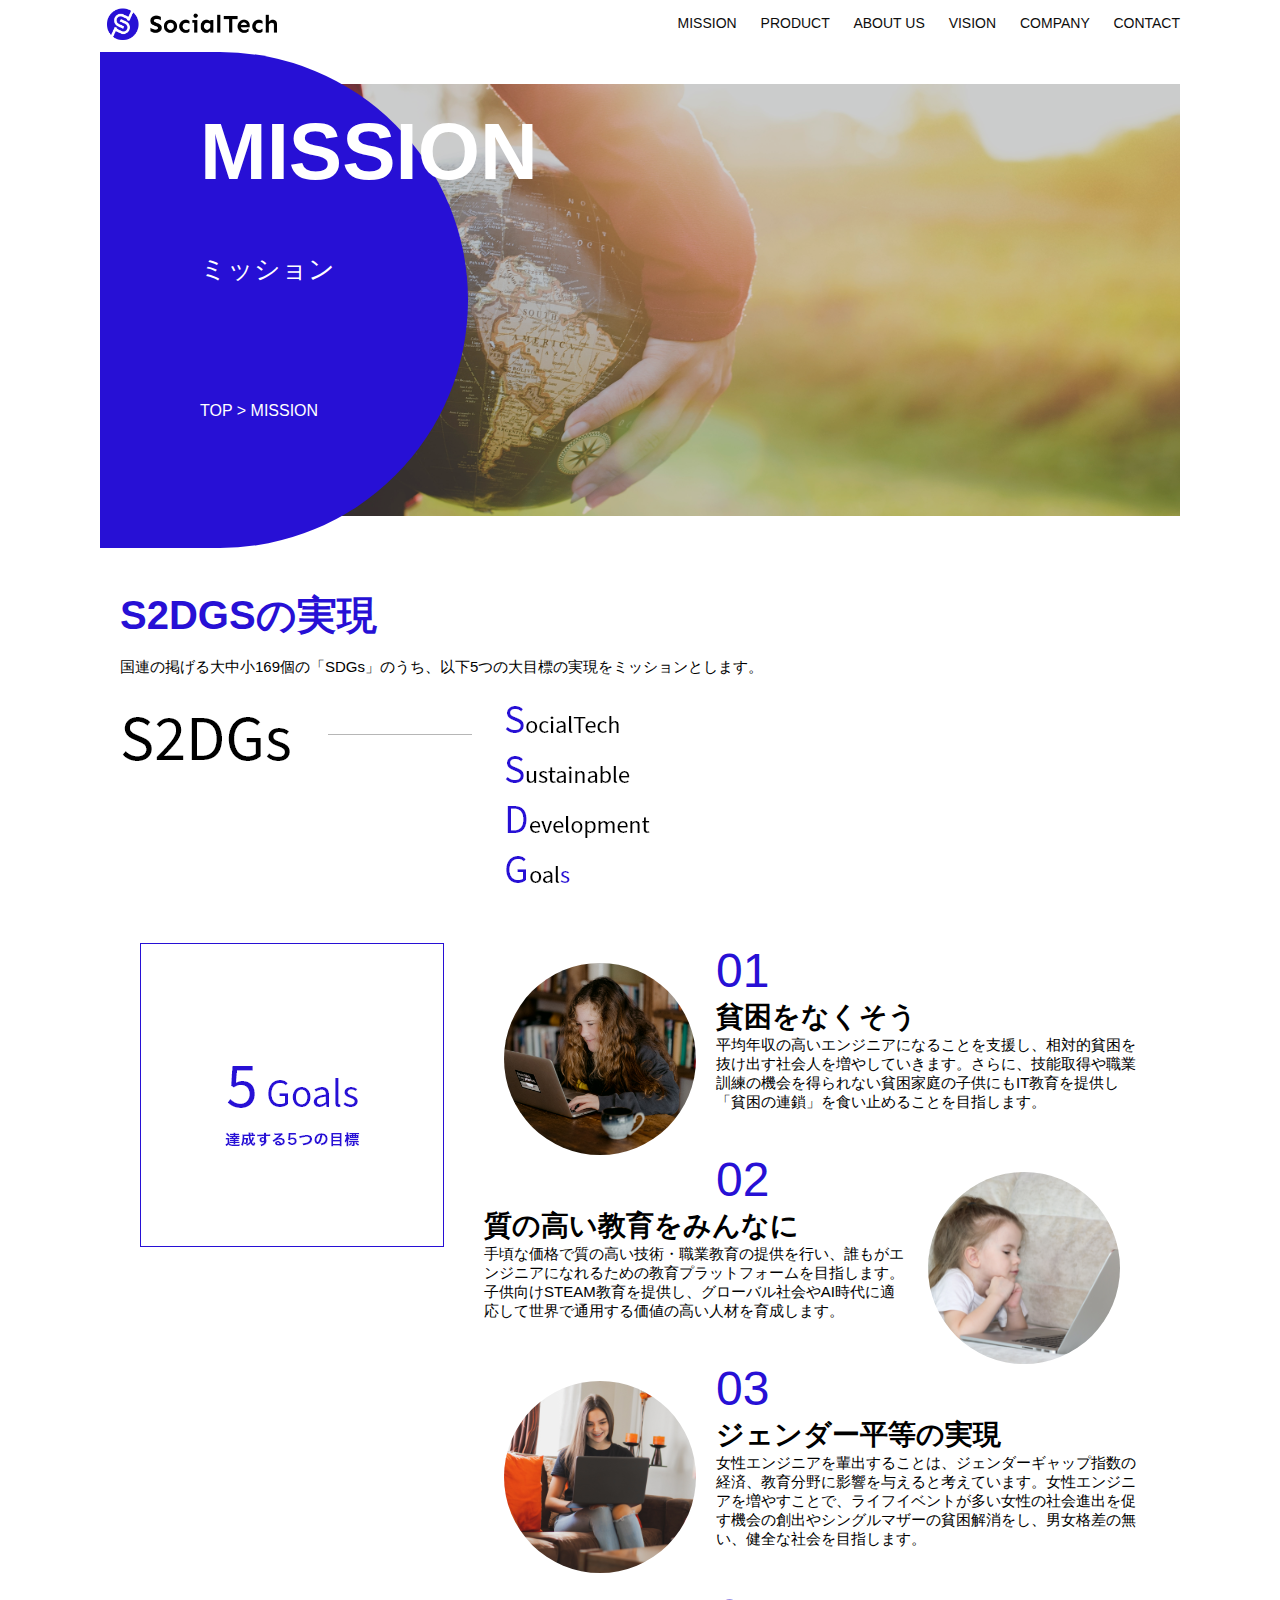
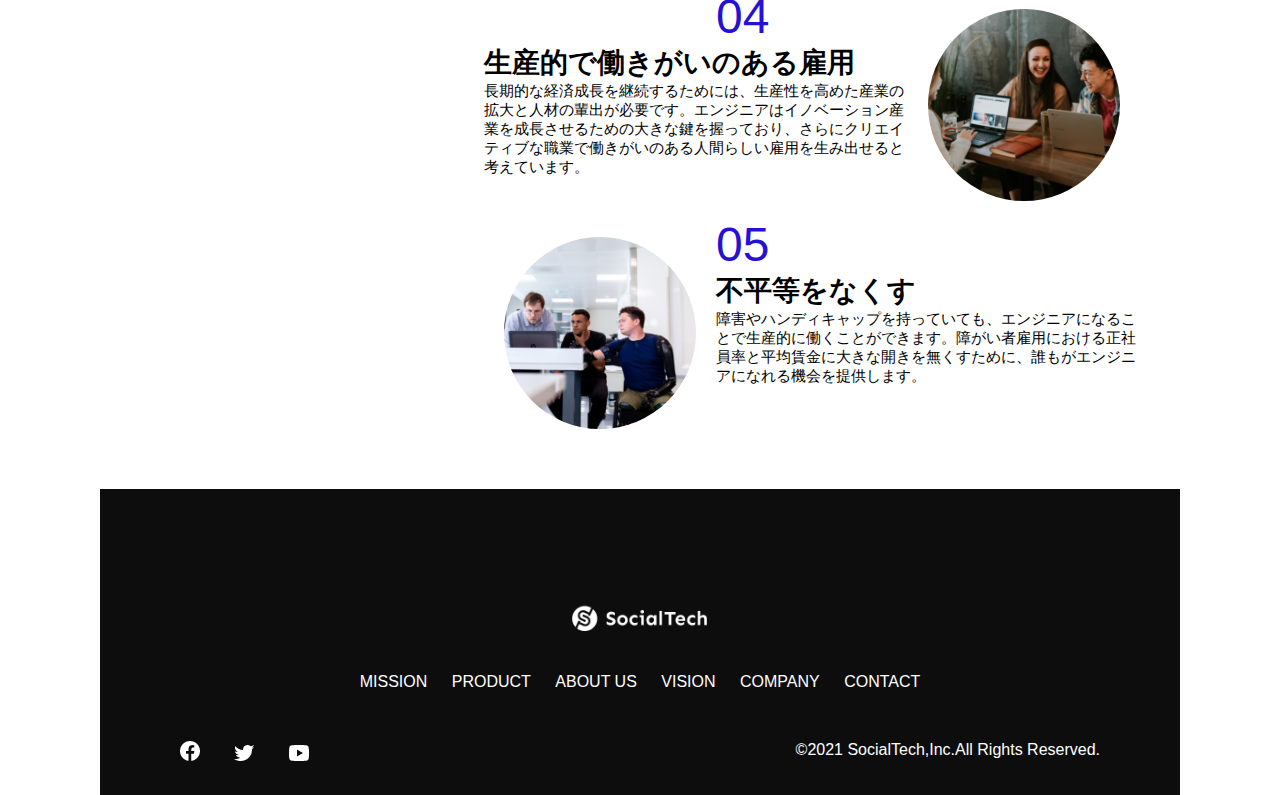
<file: mission.html>
<!DOCTYPE html>
<html>
<head>
    <title>SocialTech - MISSION ミッション - </title>
    <meta charset="UTF-8">
    <meta name="description" content="SocialTechが目指す5つの目標(S2GDs)を紹介します">
    <meta name="viewport" content="width=device-width,initial-scale=1.0">
    <link rel="stylesheet" href="style.css">
</head>

<body>
    <!-- ヘッダー -->
    <header>
        <!-- ロゴ -->
        <a href="index.html" id="logo"><img src="images/logo.png" alt="トップページへ戻る"/></a>

        <!-- PC用ナビゲーション -->
        <nav id="nav-pc">
            <a href="mission.html">MISSION</a>
            <a href="product.html">PRODUCT</a>
            <a href="index.html#aboutus">ABOUT US</a>
            <a href="index.html#vision">VISION</a>
            <a href="index.html#company">COMPANY</a>
            <a href="index.html#contact">CONTACT</a>
        </nav>

        <!-- スマホ用メニューボタン -->
        <img id="menu-sp" src="images/button-menu.png" alt="ナビゲーションを開く" onclick="document.getElementById('nav-sp').style.display= 'block'">

        <!-- スマホ用ナビゲーション -->
        <nav id="nav-sp">
            <img id="close" src="images/button-close.png" alt="ナビゲーションを閉じる" onclick="document.getElementById('nav-sp').style.display= 'none'">
            <a id="logo-sp" href="index.html" onclick="document.getElementById('nav-sp').style.display= 'none'"><img src="images/logo-sp.png" alt="トップページに戻る"></a>
            <a class="menu" href="mission.html" onclick="document.getElementById('nav-sp').style.display= 'none'">MISSION</a>
            <a class="menu" href="product.html" onclick="document.getElementById('nav-sp').style.display= 'none'">PRODUCT</a>
            <a class="menu" href="index.html#aboutus" onclick="document.getElementById('nav-sp').style.display= 'none'">ABOUT US</a>
            <a class="menu" href="index.html#vision" onclick="document.getElementById('nav-sp').style.display= 'none'">VISION</a>
            <a class="menu" href="index.html#company" onclick="document.getElementById('nav-sp').style.display= 'none'">COMPANY</a>
            <a class="menu" href="index.html#contact" onclick="document.getElementById('nav-sp').style.display= 'none'">CONTACT</a>

            <div id="sns">
                <a href="https://www.facebook.com/sejuku2013"><img src="images/button-facebook.png" alt="Facebookのリンク"></a>
                <a href="https://twitter.com/samuraijuku"><img src="images\button-twitter.png" alt="twitterのリンク"></a>
                <a href="https://www.youtube.com/channel/UCCFOQO5aDK0xXam4cUQXT8g"><img src="images/button-youtube.png" alt="Youtubeのリンク"></a>
            </div>
        </nav>
    </header>

    <!-- メイン -->
    <main>
        <article>
            <section id ="mission-main">
                <div id="mission-title">
                    <h1>MISSION</h1>
                    <span>ミッション</span>
                    <div>TOP > MISSION</div>
                </div>
            </section>

            <section id="mission-s2gds">
                <h2 class="mission-h2">S2DGSの実現</h2>
                <p>国連の掲げる大中小169個の「SDGs」のうち、以下5つの大目標の実現をミッションとします。</p>
                <img src="images/mission/mission-s2dgs.png" alt="S2DGs">
            </section>

            <section id="mission-5goals">
                <div>
                    <img id="s2dgs-image" src="images/mission/mission-5goals.png" alt="5Goals">
                </div>
                <div>
                    <div>
                        <img class="fivegoals-image-left" src="images/mission/mission-5goals01.png" alt="PCを操作する女の子">
                        <span class="fivegoals-number">01</span>
                        <h3 class="givegoals-h3">貧困をなくそう</h3>
                        <p class="fivegoals-p">
                            平均年収の高いエンジニアになることを支援し、相対的貧困を抜け出す社会人を増やしていきます。さらに、技能取得や職業訓練の機会を得られない貧困家庭の子供にもIT教育を提供し「貧困の連鎖」を食い止めることを目指します。
                        </p>
                    </div>
                    <div>
                        <img class="fivegoals-image-right" src="images/mission/mission-5goals02.png" alt="PCを見つめる小さい女の子">
                        <span class="fivegoals-number">02</span>
                        <h3 class="givegoals-h3">質の高い教育をみんなに</h3>
                        <p class="fivegoals-p">
                            手頃な価格で質の高い技術・職業教育の提供を行い、誰もがエンジニアになれるための教育プラットフォームを目指します。子供向けSTEAM教育を提供し、グローバル社会やAI時代に適応して世界で通用する価値の高い人材を育成します。
                        </p>
                    </div>
                    <div>
                        <img class="fivegoals-image-left" src="images/mission/mission-5goals03.png" alt="PCを操作する女性">
                        <span class="fivegoals-number">03</span>
                        <h3 class="givegoals-h3">ジェンダー平等の実現</h3>
                        <p class="fivegoals-p">
                            女性エンジニアを輩出することは、ジェンダーギャップ指数の経済、教育分野に影響を与えると考えています。女性エンジニアを増やすことで、ライフイベントが多い女性の社会進出を促す機会の創出やシングルマザーの貧困解消をし、男女格差の無い、健全な社会を目指します。
                        </p>
                    </div>
                    <div>
                        <img class="fivegoals-image-right" src="images/mission/mission-5goals04.png" alt="笑顔で話し合う3人の男女">
                        <span class="fivegoals-number">04</span>
                        <h3 class="givegoals-h3">生産的で働きがいのある雇用</h3>
                        <p class="fivegoals-p">
                            長期的な経済成長を継続するためには、生産性を高めた産業の拡大と人材の輩出が必要です。エンジニアはイノベーション産業を成長させるための大きな鍵を握っており、さらにクリエイティブな職業で働きがいのある人間らしい雇用を生み出せると考えています。
                        </p>
                    </div>
                    <div>
                        <img class="fivegoals-image-left" src="images/mission/mission-5goals05.png" alt="障害を持つ男性が生き生きと働く様子">
                        <span class="fivegoals-number">05</span>
                        <h3 class="givegoals-h3">不平等をなくす</h3>
                        <p class="fivegoals-p">
                            障害やハンディキャップを持っていても、エンジニアになることで生産的に働くことができます。障がい者雇用における正社員率と平均賃金に大きな開きを無くすために、誰もがエンジニアになれる機会を提供します。
                        </p>
                    </div>
                </div>
            </section>
        </article>
    </main>

    <!-- フッター -->
    <footer>
        <div id ="footer-logo">
            <img src="images/logo-sp.png" alt="SocialTech">
        </div>
        <div id ="footer-link">
            <a href="mission.html">MISSION</a>
            <a href="product.html">PRODUCT</a>
            <a href="index.html#aboutus">ABOUT US</a>
            <a href="index.html#vision">VISION</a>
            <a href="index.html#company">COMPANY</a>
            <a href="index.html#contact">CONTACT</a>
        </div>
        <div id ="sns-footer">
            <a href="https://www.facebook.com/sejuku2013"><img src="images/button-facebook.png" alt="Facebookのリンク"></a>
            <a href="https://twitter.com/samuraijuku"><img src="images\button-twitter.png" alt="twitterのリンク"></a>
            <a href="https://www.youtube.com/channel/UCCFOQO5aDK0xXam4cUQXT8g"><img src="images/button-youtube.png" alt="Youtubeのリンク"></a>
            <span id="copyright">&copy;2021 SocialTech,Inc.All Rights Reserved.</span>
        </div>

    </footer>
</body>
</html>
</file>
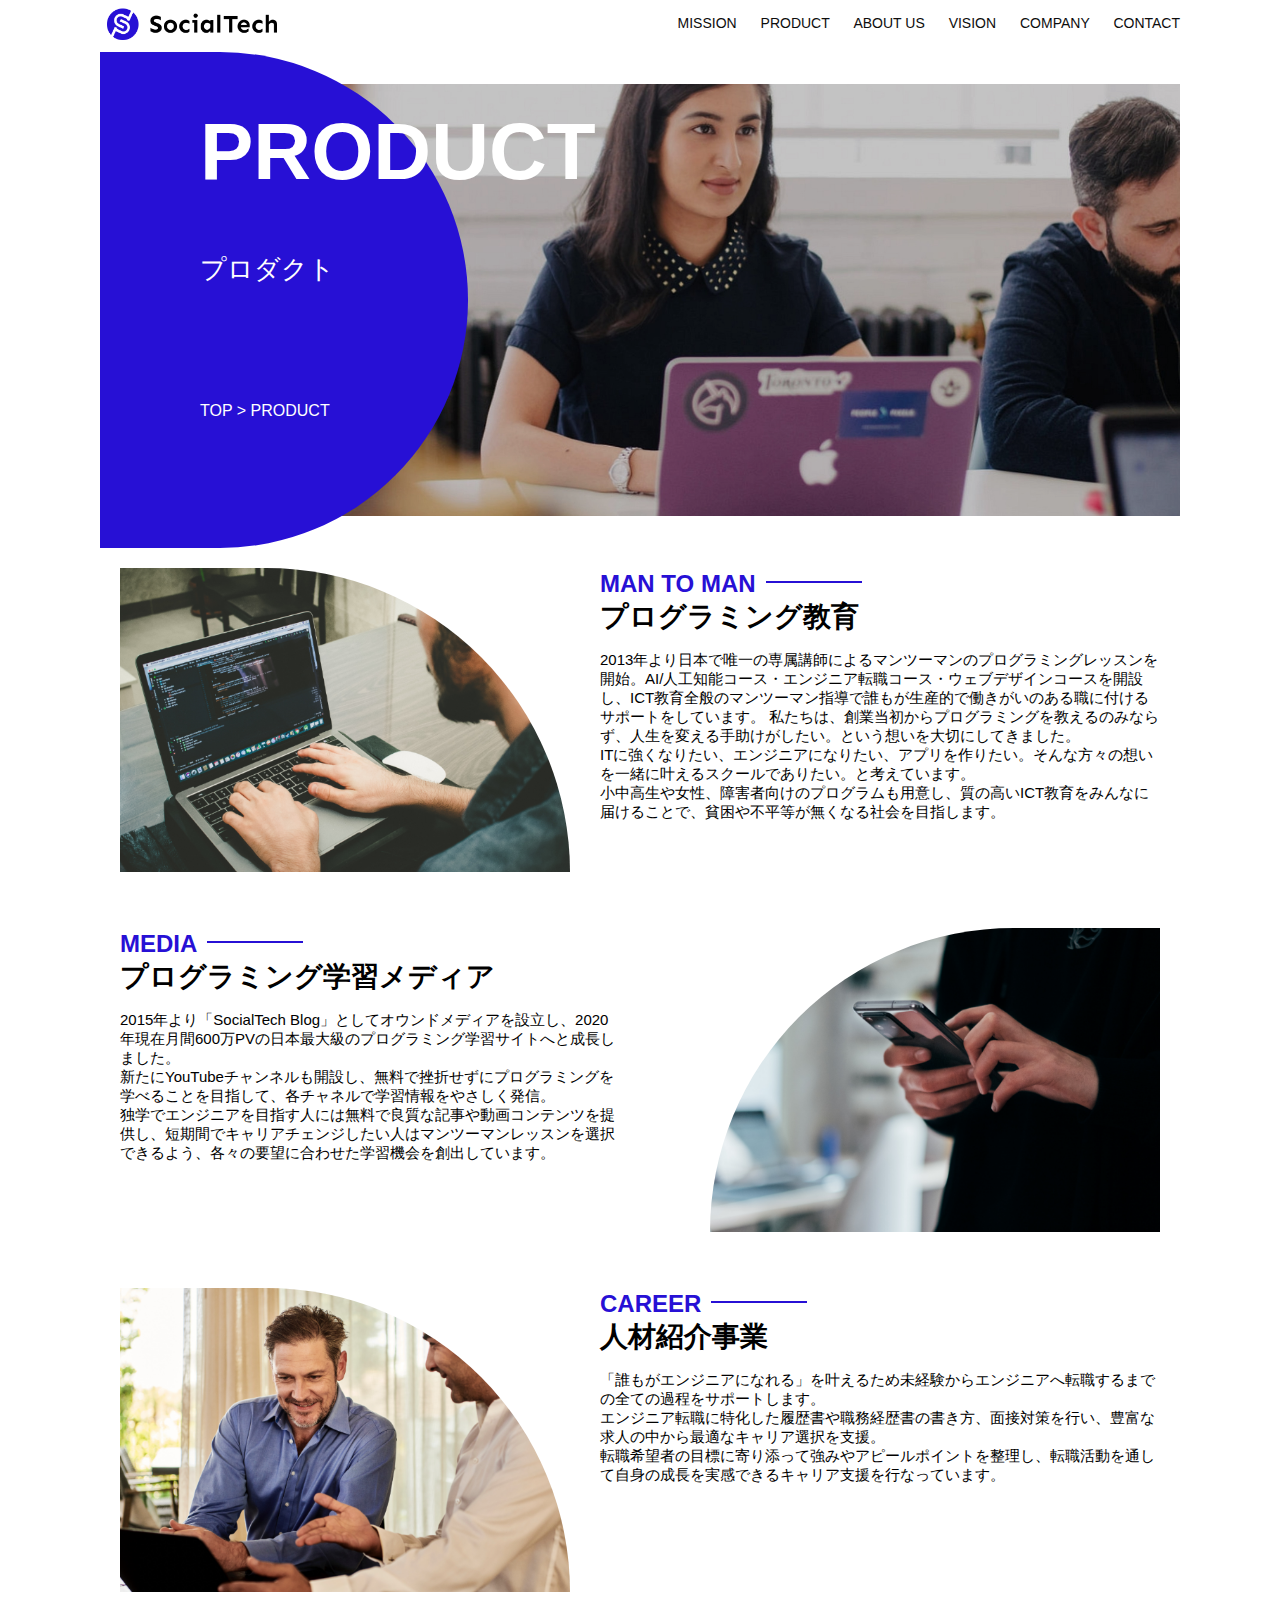
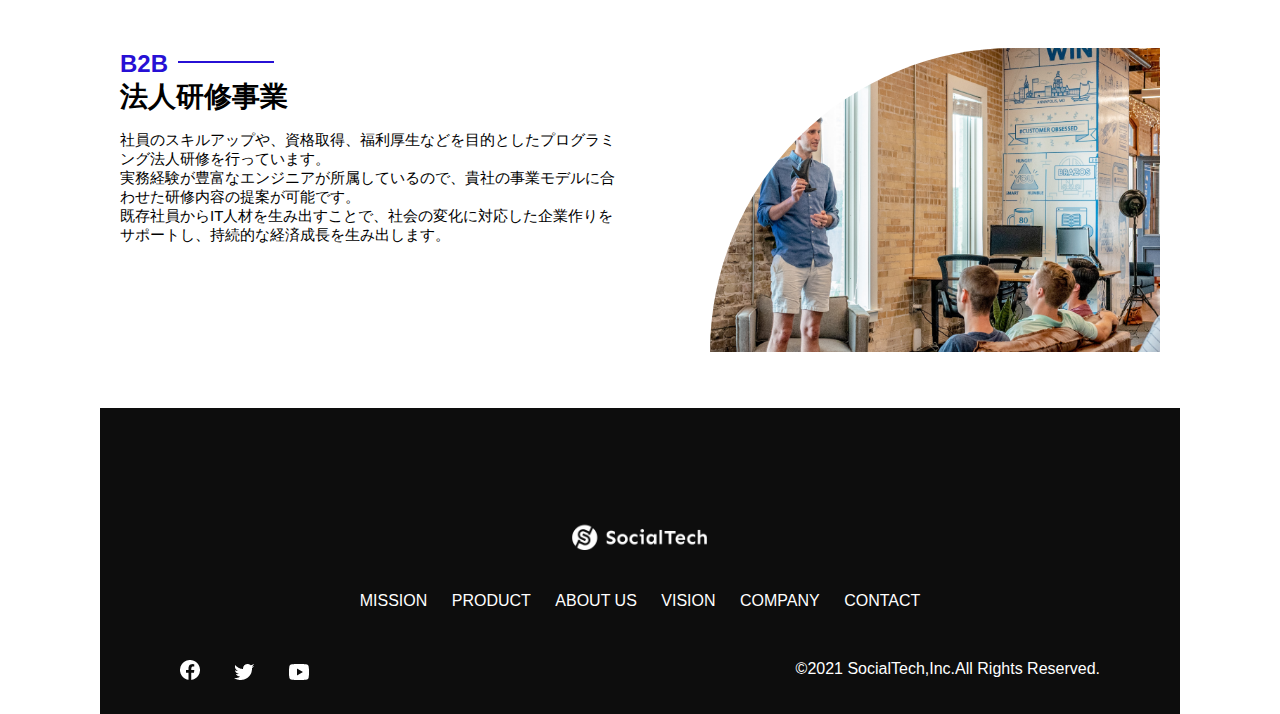
<file: product.html>
<!DOCTYPE html>
<html>
<head>
    <title>SocialTech - PRODUCT プロダクト - </title>
    <meta charset="UTF-8">
    <meta name="description" content="SocialTechの4つのプロダクトを紹介します">
    <meta name="viewport" content="width=device-width,initial-scale=1.0">
    <link rel="stylesheet" href="style.css">
</head>

<body>
    <!-- ヘッダー -->
    <header>
        <!-- ロゴ -->
        <a href="index.html" id="logo"><img src="images/logo.png" alt="トップページへ戻る"/></a>

        <!-- PC用ナビゲーション -->
        <nav id="nav-pc">
            <a href="mission.html">MISSION</a>
            <a href="product.html">PRODUCT</a>
            <a href="index.html#aboutus">ABOUT US</a>
            <a href="index.html#vision">VISION</a>
            <a href="index.html#company">COMPANY</a>
            <a href="index.html#contact">CONTACT</a>
        </nav>
    
        <!-- スマホ用メニューボタン -->
        <img id="menu-sp" src="images/button-menu.png" alt="ナビゲーションを開く" onclick="document.getElementById('nav-sp').style.display= 'block'">

        <!-- スマホ用ナビゲーション -->
        <nav id="nav-sp">
            <img id="close" src="images/button-close.png" alt="ナビゲーションを閉じる" onclick="document.getElementById('nav-sp').style.display= 'none'">
            <a id="logo-sp" href="index.html" onclick="document.getElementById('nav-sp').style.display= 'none'"><img src="images/logo-sp.png" alt="トップページに戻る"></a>
            <a class="menu" href="mission.html" onclick="document.getElementById('nav-sp').style.display= 'none'">MISSION</a>
            <a class="menu" href="product.html" onclick="document.getElementById('nav-sp').style.display= 'none'">PRODUCT</a>
            <a class="menu" href="index.html#aboutus" onclick="document.getElementById('nav-sp').style.display= 'none'">ABOUT US</a>
            <a class="menu" href="index.html#vision" onclick="document.getElementById('nav-sp').style.display= 'none'">VISION</a>
            <a class="menu" href="index.html#company" onclick="document.getElementById('nav-sp').style.display= 'none'">COMPANY</a>
            <a class="menu" href="index.html#contact" onclick="document.getElementById('nav-sp').style.display= 'none'">CONTACT</a>

            <div id="sns">
                <a href="https://www.facebook.com/sejuku2013"><img src="images/button-facebook.png" alt="Facebookのリンク"></a>
                <a href="https://twitter.com/samuraijuku"><img src="images\button-twitter.png" alt="twitterのリンク"></a>
                <a href="https://www.youtube.com/channel/UCCFOQO5aDK0xXam4cUQXT8g"><img src="images/button-youtube.png" alt="Youtubeのリンク"></a>
            </div>
        </nav>        
    </header>

    <!-- メイン -->
    <main>
        <article>
            <section id ="product-main">
                <div id="product-title">
                    <h1>PRODUCT</h1>
                    <span>プロダクト</span>
                    <div>TOP > PRODUCT</div>
                </div>
            </section>

            <section class="product-section1">
                <img src="images/product/product-mantoman.png" alt="PCでコードを書く男性">
                <div>
                    <h2 class="product-h2">MAN TO MAN</h2>
                    <h3 class="product-h3">プログラミング教育</h3>
                    <p>
                        2013年より日本で唯一の専属講師によるマンツーマンのプログラミングレッスンを開始。AI/人工知能コース・エンジニア転職コース・ウェブデザインコースを開設し、ICT教育全般のマンツーマン指導で誰もが生産的で働きがいのある職に付けるサポートをしています。
                        私たちは、創業当初からプログラミングを教えるのみならず、人生を変える手助けがしたい。という想いを大切にしてきました。<br>ITに強くなりたい、エンジニアになりたい、アプリを作りたい。そんな方々の想いを一緒に叶えるスクールでありたい。と考えています。<br>小中高生や女性、障害者向けのプログラムも用意し、質の高いICT教育をみんなに届けることで、貧困や不平等が無くなる社会を目指します。
                    </p>
                </div>
            </section>
            
            <section class="product-section2">
                <div>
                    <h2 class="product-h2">MEDIA</h2>
                    <h3 class="product-h3">プログラミング学習メディア</h3>
                    <p>
                        2015年より「SocialTech
                        Blog」としてオウンドメディアを設立し、2020年現在月間600万PVの日本最大級のプログラミング学習サイトへと成長しました。<br>新たにYouTubeチャンネルも開設し、無料で挫折せずにプログラミングを学べることを目指して、各チャネルで学習情報をやさしく発信。<br>独学でエンジニアを目指す人には無料で良質な記事や動画コンテンツを提供し、短期間でキャリアチェンジしたい人はマンツーマンレッスンを選択できるよう、各々の要望に合わせた学習機会を創出しています。 
                    </p>
                </div>
                <img src="images/product/product-media.png" alt="スマートフォンを操作する人">
            </section>
            
            <section class="product-section1">
                <img src="images/product/product-career.png" alt="笑顔で話し合う2人の男性">
                <div>
                    <h2 class="product-h2">CAREER</h2>
                    <h3 class="product-h3">人材紹介事業</h3>
                    <p>
                        「誰もがエンジニアになれる」を叶えるため未経験からエンジニアへ転職するまでの全ての過程をサポートします。<br>エンジニア転職に特化した履歴書や職務経歴書の書き方、面接対策を行い、豊富な求人の中から最適なキャリア選択を支援。<br>転職希望者の目標に寄り添って強みやアピールポイントを整理し、転職活動を通して自身の成長を実感できるキャリア支援を行なっています。
                    </p>
                </div>
            </section>
            
            <section class="product-section2">
                <div>
                    <h2 class="product-h2">B2B</h2>
                    <h3 class="product-h3">法人研修事業</h3>
                    <p>
                        社員のスキルアップや、資格取得、福利厚生などを目的としたプログラミング法人研修を行っています。<br>実務経験が豊富なエンジニアが所属しているので、貴社の事業モデルに合わせた研修内容の提案が可能です。<br>既存社員からIT人材を生み出すことで、社会の変化に対応した企業作りをサポートし、持続的な経済成長を生み出します。
                    </p>
                </div>
                <img src="images/product/product-b2b.png" alt="講演中の男性とそれを聴く人々">
            </section>
        </article>
    </main>

    <!-- フッター -->
    <footer>
        <div id ="footer-logo">
            <img src="images/logo-sp.png" alt="SocialTech">
        </div>
        <div id ="footer-link">
            <a href="mission.html">MISSION</a>
            <a href="product.html">PRODUCT</a>
            <a href="index.html#aboutus">ABOUT US</a>
            <a href="index.html#vision">VISION</a>
            <a href="index.html#company">COMPANY</a>
            <a href="index.html#contact">CONTACT</a>
        </div>
        <div id ="sns-footer">
            <a href="https://www.facebook.com/sejuku2013"><img src="images/button-facebook.png" alt="Facebookのリンク"></a>
            <a href="https://twitter.com/samuraijuku"><img src="images\button-twitter.png" alt="twitterのリンク"></a>
            <a href="https://www.youtube.com/channel/UCCFOQO5aDK0xXam4cUQXT8g"><img src="images/button-youtube.png" alt="Youtubeのリンク"></a>
            <span id="copyright">&copy;2021 SocialTech,Inc.All Rights Reserved.</span>
        </div>

    </footer>
    </body>
    </html>
</file>
<file: style.css>
/*==============
PC スマホ共通スタイル
==============*/
body {
    font-family: "Source San Pro","Hiragino kaku Gothic ProN",Meiryo,Arial, sans-serif;
}

p {
    font-size: 15px;
}


/*==============
PC用のスタイル
================*/
/* 画面幅が768px以上のときPC用のスタイルを指定する */
@media screen and (min-width: 768px) {

    /* 横幅設定 */
    body {
        max-width: 1080px;
        min-width: 900px;
        margin:0 auto 0 auto;
    }

    /* ヘッダー */
    header {
        display: flex;
        justify-content:space-between;
    }

    /* ナビゲーションのレイアウト */
    #nav-pc {
        text-align: right;
        font-size: 14px;
        padding-top: 15px;
    }

    /* ナビゲーションリンクの装飾 */
    #nav-pc > a {
        margin-left: 20px;
        text-decoration: none;
    }

    #nav-pc > a:link {
        color: #0d0d0d;
    }

    #nav-pc > a:visited {
        color:#0d0d0d
    }

    #nav-pc > a:hover {
        color: #0d0d0d;
        text-decoration: underline;
    }

    #nav-pc >a:active {
        color: #0d0d0d;
    }

    /* スマホ用ナビを非表示 */
    #nav-sp,
    #menu-sp {
     display: none;
    }

    /* メインビジュアル */
    /* #main-visual {
        position: relative;
        height: 400px;
    } */

    .carousel {
        width: 850px;
        margin-left:20px;
    }

    .carouselImg {
        width: 850px;
    }

    #main-message {
        position: absolute;
        top: 0;
        left: 0;
        background-color: #2710d5;
        color: #ffffff;
        border-radius: 0 0 476px 0;
        max-width: 620px;
        height: 100%;
        width: 100%;
        z-index: 11;
    }

    #main-message > h1 {
        font-size: 60px;
        font-weight: bold;
        margin: 100px 0 0 50px;
    }

    #main-message > p {
        font-size: 28px;
        margin: 0px 0 0 50px;
    }

    #main-visual > img{
        position: absolute;
        top: 0;
        right:0;
        max-width: 620px;
        border-radius: 476px 0 0 0;
        z-index: 10;
    }

    /* 見出し */
    h2 {
        margin: 40px 0 0 0;
    }

    h2::after {
        content: url("images/line.png");
        margin-left: 10px;
    }

    h3 {
        font-size: 27px;
    }

    /* ミッション */
    #mission {
        margin:80px auto 80px auto;
        width: 100%;
    }

    #mission-flex {
        width: 100%;
        display: flex;
    }

    #mission-flex > div {
        width: 50%;
        margin: 20px;
    }

    #mission-photo {
        width: 100%;
    }

    #s2dgs {
        margin-top: 50px;
    }

    /* プロダクト */
    #product {
        background-color: #fafafa;
        margin: 80px 0 80px 0;
        padding: 10px 40px 0px 40px;

    }

    /* 外枠 */
    #product > div {
        margin-top: 40px;
        display: flex;
    }

    /* 左右のカラム */
    #product-left {
        width: 50%;
        margin-right: 20px;
    }

    #product-right {
        width: 50%;
        margin-top: 80px;
        margin-left: 20px;
    }

    /* 画像+説明の枠 */
    #product-left > div {
        position: relative;
        height: 480px;
        margin-right:20px;
    }

    #product-right > div {
        position: relative;
        height: 480px;
        margin-left:20px;
    }

    .product-photo {
        width: 100%;
    }

    .product-explain {
        background-color: #ffffff;
        position: absolute;
        left: 0;
        top:280px;
        margin: 0 40px 0 40px;
        padding: 20px;
        box-shadow: 5px 5px 10px rgba(0, 0, 0 ,0.05);
    }

    .product-explain > span {
        color: #2710d5;
        font-weight: bold;
        font-size: 16px;
        margin:0;
    }

    .product-explain > h3 {
        font-size: 20px;
        margin: 5px 0 5px 0;
    }

    .product-explain > p {
        font-size: 14px;
        margin:0;
    }

    #product-more {
        margin: 0 auto -42px auto;
    }

    /* ABOUT US */
    #aboutus {
        margin: 80px auto 80px auto;
    }

    #aboutus > div {
        display: flex;
    }

    .culture-img {
        width: 100%;
        align-self: flex-start;
    }

    .culture-img2 {
        margin:50px;
        width: 100%;
    }

    .culture-table {
        max-width: 500px;
        margin-right: 50px;
    }

    .culture-num {
        font-size: 80px;
        color:#2710d5;
        margin-right: 20px;
    }

    .culture-en {
        color:#2710d5;
        font-weight: bold;
        font-size: 24px;
        display: block;
    }

    .culture-jp {
    font-size: 28px;
    font-weight: bold; 
    }

    .culture-description {
        margin: 0;
    }


    /* VISION */
    #vision {
        margin: 80px auto 80px auto;
    }

    /* セクション内の外枠 */
    #vision > div {
        width: 100%;
        display: flex;
        justify-content: space-between;
        flex-wrap: wrap;
    }

    .vision-box {
        width: 300px;
        height: 300px;
        margin-bottom: 30px;
        position: relative;
    }

    .vision-box >img {
        width: 100%;
        height: auto;
        position: absolute;
        top:0;
        left:0;
        z-index: 30;
    }

    .vision-box > span {
        position: absolute;
        top:0;
        left:0;
        z-index: 31;
        margin-right: 20px;
    }

    .vision-box > span > h4 {
        color: #2710d5;
        font-size: 19px;
        margin: 80px 0 0 0;
    }

    .vision-box > span > h4::first-letter {
        font-size: 40px;
    }

    .vision-box > span > h5 {
        font-size: 20px;
        margin: 0;
    }

    .vision-box > span > p {
        margin-top: 10px;
    }

    /* 会社概要 */
    #company {
        margin: 80px auto 80px auto;
    }

    #company-table {
        width: 100%;
    }

    .tableheader {
        text-align: left;
        padding: 20px;
        border-bottom-color: #2710d5;
        border-bottom-width: 1px;
        border-bottom-style: solid;
        width: 100px;
    }

    .tableheader-first {
        text-align: left;
        padding: 20px;
        border-bottom-color: #2710d5;
        border-bottom-width: 1px;
        border-bottom-style: solid;
        border-top-color: #2710d5;
        border-top-width: 1px;
        border-top-style: solid;
        width: 100px;    
    }

    .cell {
        padding: 30px;
        border-bottom-color: #ececec;
        border-bottom-width: 1px;
        border-bottom-style: solid;
    }

    .cell-first {
        padding: 30px;
        border-bottom-color: #ececec;
        border-bottom-width: 1px;
        border-bottom-style: solid;
        border-top-color: #ececec;
        border-top-width: 1px;
        border-top-style: solid;    
    }

    #company > iframe {
        width: 100%;
        margin-top: 40px;
        height: 368px;
    }

    /* お問い合わせフォーム */
    #contact {
        margin: 80px auto 80px auto;
    }

    /* 外枠 */
    #contact > form >div {
        display: flex;
        padding-bottom: 30px;
    }

    .contact-heading {
        width: 240px;
        align-self: center;
    }

    .contact-lavel {
        font-weight: bold;
    }

    .contact-span {
        color: #ce2222;
        margin:0 0 0 20px;
        font-weight: bold;
    }

    .contact-textbox {
        border-top:0;
        border-left: 0;
        border-right: 0;
        border-bottom-width:1px;
        border-bottom-color:#707070;
        border-bottom-style:solid;
        background-color: #fafafa;
        width: 400px;
        height: 56px;
    }

    .contact-textarea {
        border-top:0;
        border-left: 0;
        border-right: 0;
        border-bottom-width:1px;
        border-bottom-color:#707070;
        border-bottom-style:solid;
        background-color: #fafafa;
        width: 400px;
        height: 200px;
    }

    /* 個人情報の取り扱い */
    details {
        width: 700px;
    }

    details > div {
        background-color: #fafafa;
        padding: 20px;
    }

    details > div > span {
        font-weight: bold;
    }

    /* フッター */
    footer {
        background-color: #0d0d0d;
        text-align: center;
        padding: 80px 80px 30px 80px;
    }

    #footer-logo {
        margin: 30px;
    }

    #footer-link {
        margin-bottom: 50px;
    }

    #footer-link >a {
        text-decoration: none;
        margin: 10px;
    }

    #footer-link >a:link {
        color: #ffffff;
    }

    #footer-link >a:visited {
        color: #ffffff;
    }

    #footer-link >a:hover {
        color: #ffffff;
        text-decoration: underline;
    } 

    #footer-link >a:active {
        color: #ffffff;
    }

    #sns-footer {
        text-align: left;
        width: 100%;
    }

    #sns-footer > a {
        margin-right: 30px;
    }

    #copyright {
        color: #ffffff;
        float: right;
    }
}

/*====================
スマホ用のスタイル
======================*/
/* 画面幅が767px以下のとき スマートフォン用のスタイルを指定する */
@media screen and (max-width: 767px) {
    body {
        min-width: 375px;
        margin:0;
    }

    /* PC用ナビゲーション非表示 */
    #nav-pc {
        display: none;
    }

    /* ハンバーガーメニュー */
    #menu-sp {
        position: absolute;
        top:0px;
        right: 0px;
    }

    /* スマホ用ナビゲーションの表示切替 */
    /* 初期状態、レイアウトと非表示設定 */
    #nav-sp {
        background-color: #2710d5;
        position: absolute;
        top:0;
        left:0;
        width: 100%;
        height: 100%;
        display: none;
        z-index: 100;
    }

    /* xボタン */
    #close {
        position: absolute;
        top:20px;
        right: 20px;
    }

    /* ナビゲーションメニュー用ロゴ */
    #logo-sp {
        margin:80px 0 30px 20px;
    }

    #nav-sp > a {
        display: block;
    }

    #nav-sp > a:link {
        color: #ffffff;
    }

    #nav-sp > a:visited {
        color: #ffffff;
    }

    #nav-sp > a:hover {
        color: #ffffff;
        text-decoration:underline;
    }

    #nav-sp > a:active {
        color: #ffffff;
    }

    #nav-sp > .menu {
        text-decoration: none;
        margin: 0 20px 0 20px;
        height: 44px;
        font-size: 16px;
        background-image: url("images/arrow.png");
        background-repeat: no-repeat;
        background-position: right top;
        display: block;
    }

    #sns {
        position: absolute;
        bottom: 20px;
        left: 20px;
    }

    #sns > a {
        margin-right: 20px;
    }

    /* スマホ用メインビジュアル */
    /* #main-visual {
        position: relative;
        height: 470px;
        width: 100%;
        overflow: hidden;
    } */

    .carousel {
        width: 375px;
        margin: 0 auto 0 auto;
    }

    .carouselImg {
        width: 375px;
    }

    #main-message {
        position: absolute;
        top: 0;
        left: 0;
        background-color: #2710d5;
        color: #ffffff;
        border-radius: 0 0 476px 0;
        text-align:center;
        height: 280px;
        width:100%;
        z-index: 11;
    }

    #main-message > h1 {
        font-size: 28px;
        margin: 90px 0 0 0;
    }

    #main-message > p {
        margin: 0;
    }

    #main-visual > img {
        position: absolute;
        bottom: 0;
        right:0;
        width: 100%;
        border-radius: 476px 0 0 0;
        z-index: 10;
    }
    
    /* スマホ見出し */
    h2::after {
        content: url("images/line.png");
        margin-left: 10px;
    }

    h3 {
        font-size: 24px;
        margin: 10px 0 0 0;
    }

    /* スマホ用ミッション */
    #mission {
        margin:20px;
    }

    #mission-photo,
    #s2dgs {
        width: 100%;
    }

    /* スマホ用プロダクト */
    #product {
        background-color: #fafafa;
        padding: 10px 0 0 0;
    }

    #product h2 {
        margin-left: 20px;
    }

    /* 左右のカラム スマホでは縦並び*/
    #product-left ,
    #product-right {
        margin: 0 20px 0 20px;
    }

    /* 画像+説明の枠 */
    #product-left > div,
    #product-right > div  {
        position: relative;
        height: 540px;
    }

    .product-explain {
        background-color: #ffffff;
        position: absolute;
        left: 0;
        bottom:50px;
        padding: 20px;
        box-shadow: 5px 5px 10px rgba(0, 0, 0 ,0.05);
    }

    .product-explain > span {
        color: #2710d5;
        font-weight: bold;
        font-size: 16px;
        margin:0;
    }

    .product-explain > h3 {
        margin: 10px 0 10px 0;
    }

    .product-photo {
        width: 100%;
    }

    #product-more > img {
        margin: 0 0 -42px 20px;
    }

     /* スマホ用ABOUT US */
     #aboutus {
        margin: 80px 20px 80px 20px;
    }

    #aboutus > div {
        display: flex;
        flex-direction: column;
    }

    .culture-img {
        width: 100%;
        order: 1;
    }

    .culture-img2 {
        width: 100%;
    }

    .culture-table {
        width: 100%;
        padding-right:20px;
        order: 2;
    }

    .culture-num {
        font-size: 80px;
        color:#2710d5;
    }

    .culture-en {
        color:#2710d5;
        font-weight: bold;
        font-size: 24px;
        display: block;
    }

    .culture-jp {
    display: block;
    }

    .culture-description {
        margin: 0;
    }

    /* スマホ用VISION */
    #vision {
        margin: 80px 20px 80px 20px;
    }

    .vision-box {
        width: 300px;
        height: 300px;
        margin-bottom: 30px;
        position: relative;
    }

    .vision-box >img {
        width: 100%;
        height: auto;
        position: absolute;
        top:0;
        left:0;
        z-index: 30;
    }

    .vision-box > span {
        position: absolute;
        top:0;
        left:0;
        z-index: 31;
        margin-right: 20px;
    }

    .vision-box > span > h4 {
        color: #2710d5;
        font-size: 19px;
        margin: 60px 0 0 0;
    }

    .vision-box > span > h5 {
        font-size: 20px;
        margin: 0;
    }

    .vision-box > span > p {
        margin-top: 10px;
    }

    /* スマホ用会社概要 */
    #company {
        margin: 0 20px 0 20px;
    }

    #company h3 {
        margin-bottom: 20px;
    }

    #company-table {
        width: 100%;
    }

    .tableheader {
        text-align: left;
        padding: 20px;
        border-bottom-color: #2710d5;
        border-bottom-width: 1px;
        border-bottom-style: solid;
        width: 50px;
    }

    .tableheader-first {
        text-align: left;
        padding: 20px;
        border-bottom-color: #2710d5;
        border-bottom-width: 1px;
        border-bottom-style: solid;
        border-top-color: #2710d5;
        border-top-width: 1px;
        border-top-style: solid;
        width: 50px;    
    }

    .cell {
        padding: 20px;
        border-bottom-color: #ececec;
        border-bottom-width: 1px;
        border-bottom-style: solid;
    }

    .cell-first {
        padding: 20px;
        border-bottom-color: #ececec;
        border-bottom-width: 1px;
        border-bottom-style: solid;
        border-top-color: #ececec;
        border-top-width: 1px;
        border-top-style: solid;    
    }

    #company > iframe {
        width: 100%;
        margin-top: 40px;
        height: 240px;
    }

    /* スマホ用お問い合わせフォーム */
    #contact {
        margin: 80px 20px 80px 20px;
    }

    #contact h3 {
        margin-bottom: 20px;
    }

    /* 外枠 */
    #contact > form >div {
        margin-bottom: 20px;
    }

    .contact-heading {
        margin-bottom: 20px;
    }

    .contact-lavel {
        font-weight: bold;
    }

    .contact-span {
        color: #ce2222;
        margin:0 0 0 20px;
        font-weight: bold;
    }

    .contact-textbox {
        border-top:0;
        border-left: 0;
        border-right: 0;
        border-bottom-width:1px;
        border-bottom-color:#707070;
        border-bottom-style:solid;
        background-color: #fafafa;
        min-width: 300px;
        width: 100%;
        height: 56px;
    }

    .contact-textarea {
        border-top:0;
        border-left: 0;
        border-right: 0;
        border-bottom-width:1px;
        border-bottom-color:#707070;
        border-bottom-style:solid;
        background-color: #fafafa;
        height: 150px;
        width: 100%;
    }

    .radiobutton {
        margin-bottom: 20px;
    }

    .radiobutton + label::after {
        content: "\A";
        white-space: pre;
    }

    /* 個人情報の取り扱い */
    details {
        width: 700px;
    }

    details > div {
        background-color: #fafafa;
        padding: 20px;
    }

    details > div > span {
        font-weight: bold;
    }

    /* スマホ用フッター */
    footer {
        background-color: #0d0d0d;
        padding: 30px 20px 50px 20px;
    }

    #footer-logo {
        margin-bottom: 30px;
    }

    #footer-link {
        margin-bottom: 50px;
    }

    #footer-link >a {
        text-decoration: none;
        margin: 0 20px 30px 0;
        display: block;
        background-image: url("images/arrow.png");
        background-repeat: no-repeat;
        background-position: right top;
    }

    #footer-link >a:link {
        color: #ffffff;
    }

    #footer-link >a:visited {
        color: #ffffff;
    }

    #footer-link >a:hover {
        color: #ffffff;
        text-decoration: underline;
    } 

    #footer-link >a:active {
        color: #ffffff;
    }

    #sns-footer > a {
        margin-right: 30px;
    }

    #copyright {
        font-size: 12px;
        display: block;
        color: #ffffff;
        margin-top: 30px;
    }
}



   /* ission.html用スタイル */
   /* 画面幅が768px以上のときPC用のスタイルを指定する */
@media screen and (min-width: 768px) {
   /* ミッションのメインビジュアル */
    #mission-main {
        height: 496px;
        width: 100%;
        background-image: url(images/mission/mission-main.png);
        background-repeat:no-repeat;
    background-position-y: center;
    }

    #mission-title {
        background-color: #2710d5;
        width: 368px;
        color: #ffffff;
        height: 496px;
        border-radius: 0 248px 248px 0;
        position: relative;
    }

    #mission-title > h1 {
        position: absolute;
        top:0;
        left: 100px;
        font-size: 80px;
    }

    #mission-title > span {
        position: absolute;
        top:200px;
        left: 100px;
        font-size: 26px;
    }

    #mission-title > div {
        position: absolute;
        top:350px;
        left: 100px;
        font-size: 16px;
    }

    #mission-s2gds {
        width: 100%;
        margin: 20px;
    }

    .mission-h2 {
        color: #2710d5;
        font-size: 40px;
    }

    .mission-h2::after {
        content: none;
    }

    #mission-5goals {
        margin: 20px;
        display: flex;
    }

    #mission-5goals > div {
        padding: 20px;
        flex-grow: 1;
    }

    #mission-5goals > div > div {
        margin-bottom: 40px;
    }

    .fivegoals-image-right {
        float: right;
        margin: 20px;
    }

    .fivegoals-image-left {
        float: left;
        margin: 20px;
    }

    .fivegoals-number {
        color: #2710d5;
        font-size: 48px;
        margin: 0 0 0 0;
    }

    .givegoals-h3 {
        font-size: 28px;
        margin: 0 0 0 0;
    }

    .fivegoals-p {
        margin: 0 0 0 0;
    }
}

/*====================
スマートフォン用のスタイル
=====================*/
@media screen and (max-width: 767px){
    #mission-main {
        height: 256px;
        width: 100%;
        background-image: url(images/mission/mission-main.png);
        background-repeat:no-repeat;
        background-position-y: center;
        background-size: auto 208px;
    }

    #mission-title {
        background-color: #2710d5;
        width: 136px;
        color: #ffffff;
        height: 256px;
        border-radius: 0 248px 248px 0;
        position: relative;
    }

    #mission-title > h1 {
        position: absolute;
        top:0;
        left: 20px;
        font-size: 40px;
    }

    #mission-title > span {
        position: absolute;
        top:110px;
        left: 20px;
        font-size: 18px;
    }

    #mission-title > div {
        position: absolute;
        top:180px;
        left: 20px;
        font-size: 13px;
    }

    #mission-s2gds {
        margin: 20px;
    }

    .mission-h2 {
        color: #2710d5;
        font-size: 38px;
        margin:0;
    }

    .mission-h2::after {
        content: none;
    }

    #mission-s2gds > img {
        width: 100%;
    }

    #mission-5goals {
        margin: 20px;
    }

    #s2dgs-image {
        width: 100%;
    }

    #mission-5goals > div > div {
        margin-bottom: 40px;
    }

    .fivegoals-image-right,
    .fivegoals-image-left {
        margin: 10px auto 20px auto;
        display: block;
    }

    .fivegoals-number {
        color: #2710d5;
        font-size: 48px;
        margin: 0 0 0 0;
    }

    .givegoals-h3 {
        font-size: 28px;
        margin: 0;
    }

    .fivegoals-p {
        margin: 0;
    }
}

   /* product.html用スタイル */
   /* プロダクトのメインビジュアル */
@media screen and (min-width:768px) {
    #product-main {
        height: 496px;
        width: 100%;
        background-image: url(images/product/product-main.png);
        background-repeat:no-repeat;
        background-position-y: center;
    }

    #product-title {
        background-color: #2710d5;
        width: 368px;
        color: #ffffff;
        height: 496px;
        border-radius: 0 248px 248px 0;
        position: relative;
    }

    #product-title > h1 {
        position: absolute;
        top:0;
        left: 100px;
        font-size: 80px;
    }

    #product-title > span {
        position: absolute;
        top:200px;
        left: 100px;
        font-size: 26px;
    }

    #product-title > div {
        position: absolute;
        top:350px;
        left: 100px;
        font-size: 16px;
    }

    .product-section1 {
        position: relative;
        margin: 20px;
        height: 340px;
    }

    .product-section1 > img {
        position: absolute;
        top:0;
        left:0;
        width: 450px;
        margin: 0 40px 30px 0;
        border-radius: 0 432px 0 0;
    }

    .product-section1 > div {
        position: absolute;
        top:0;
        left:480px;    
    }

    .product-section2 {
        position: relative;
        margin: 20px;
        height: 340px;
    }

    .product-section2 > img {
        position: absolute;
        top:0;
        right:0;
        width: 450px;
        margin: 0 0 30px 40px;
        border-radius: 432px 0 0 0;
    }

    .product-section2 > div {
        position: absolute;
        top:0;
        left:0;
        width: 500px;    
    }

    .product-h2 {
        color: #2710d5;
        font-size: 24px;
        margin: 0 0 0 0;
    }

    .product-h3 {
        font-size: 28px;
        margin: 0 0 0 0;
    }
}

/*====================
スマートフォン用のスタイル
=====================*/
@media screen and (max-width: 767px){
    #product-main {
        height: 256px;
        width: 100%;
        background-image: url(images/product/product-main.png);
        background-repeat:no-repeat;
        background-position-y: center;
        background-size: auto 208px;
    }

    #product-title {
        background-color: #2710d5;
        width: 136px;
        color: #ffffff;
        height: 256px;
        border-radius: 0 248px 248px 0;
        position: relative;
    }

    #product-title > h1 {
        position: absolute;
        top:0;
        left: 20px;
        font-size: 40px;
    }

    #product-title > span {
        position: absolute;
        top:110px;
        left: 20px;
        font-size: 18px;
    }

    #product-title > div {
        position: absolute;
        top:180px;
        left: 20px;
        font-size: 13px;
    }

    .product-section1 {
        margin: 20px;
    }

    .product-section1 > img {
        width: 100%;
        border-radius: 0 300px 0 0;
    }

    .product-section2 {
        display: flex;
        margin: 20px;
        flex-direction: column;
    }

    .product-section2 > img {
        width: 100%;
        border-radius: 300px 0  0 0;
        order: 1;
    }

    .product-section2 > div {
        order: 2;
    }

    .product-h2 {
        color: #2710d5;
        font-size: 24px;
        margin:0;
    }

    .product-h3 {
        font-size: 28px;
        margin:0;
    }
}
</file>
